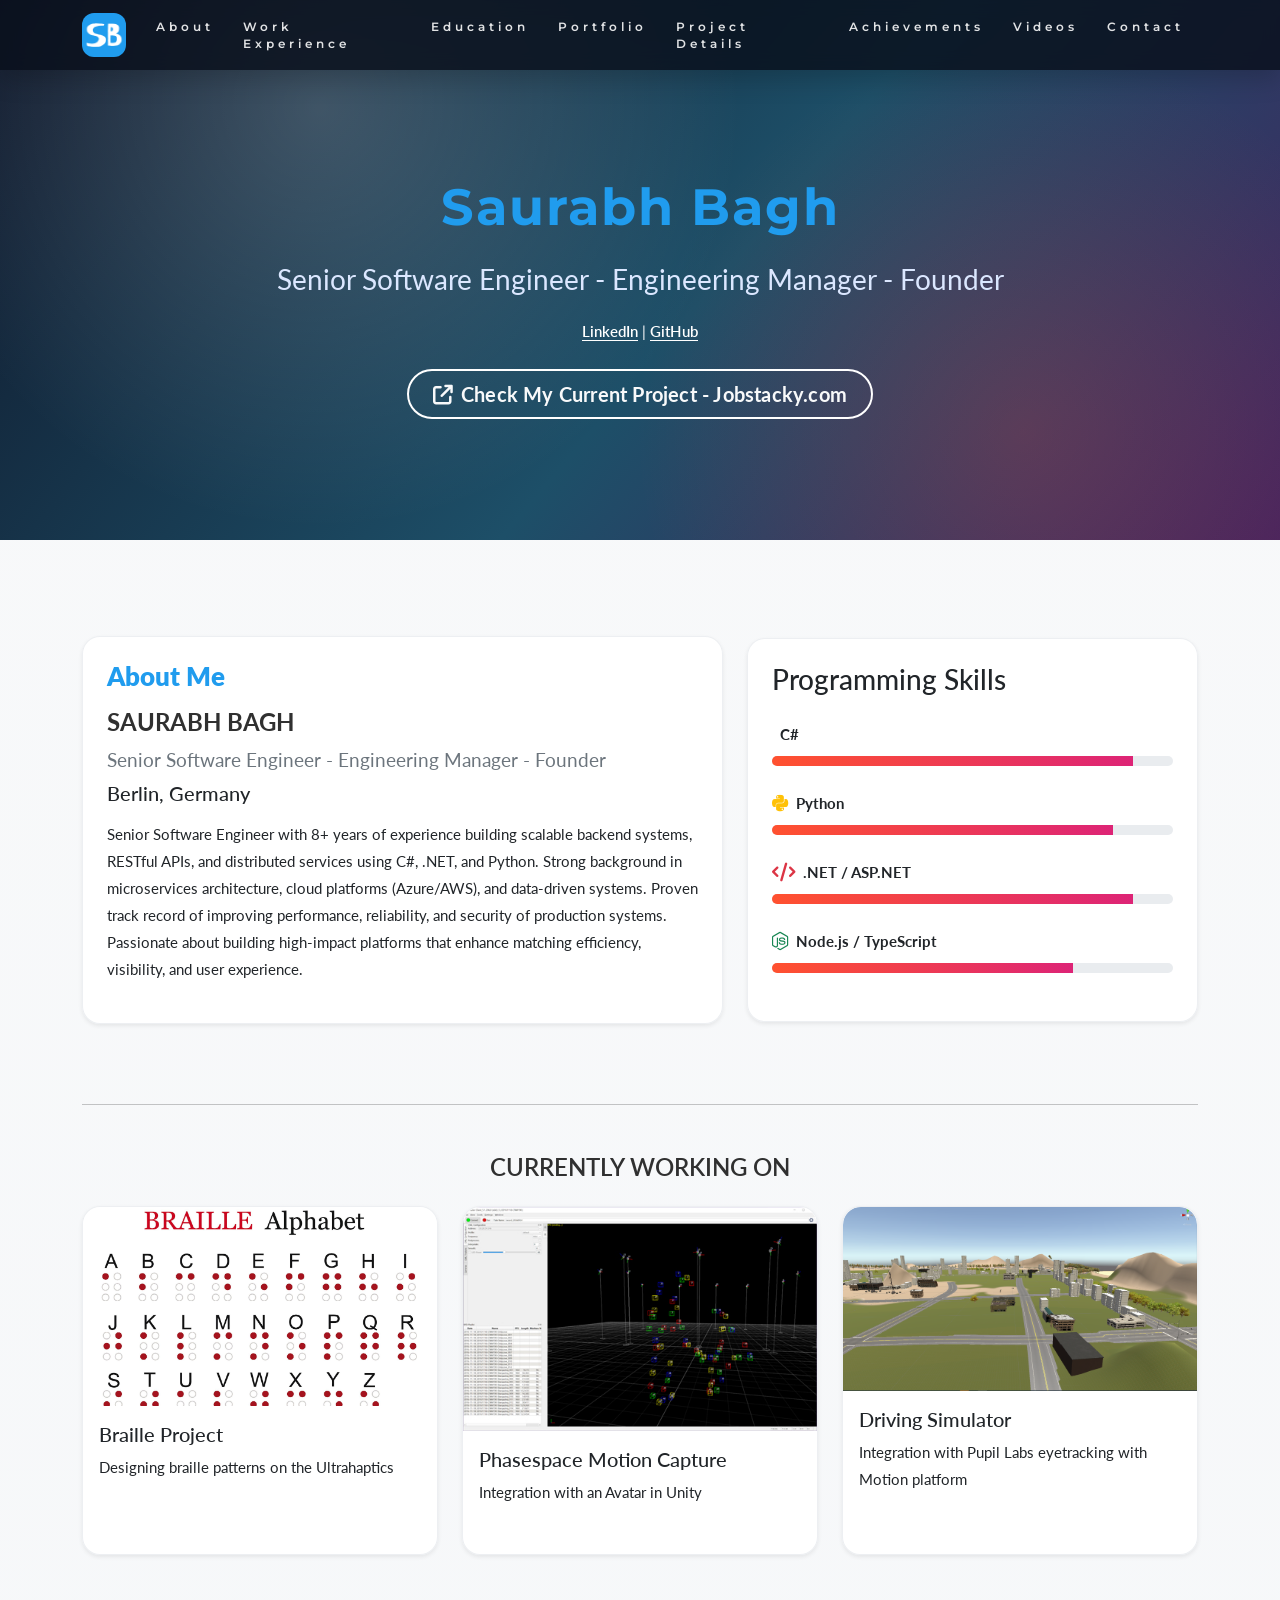
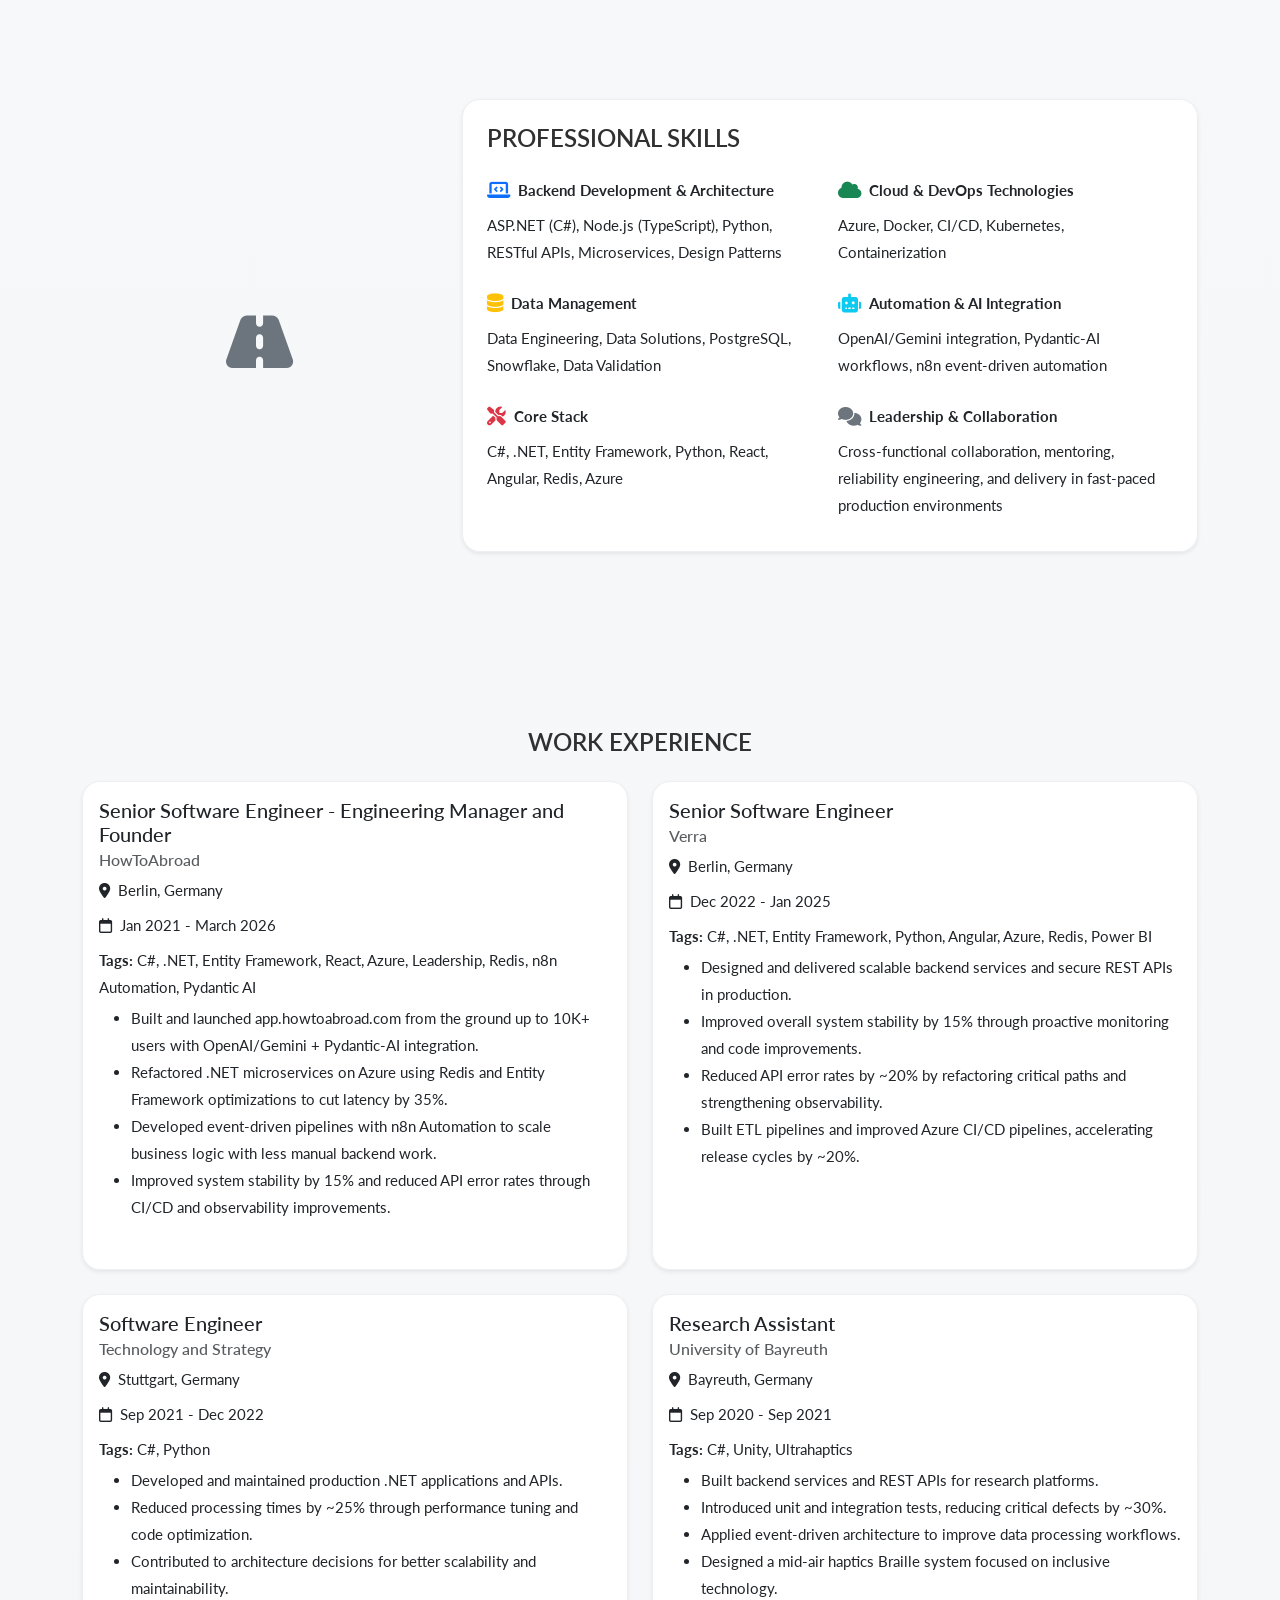
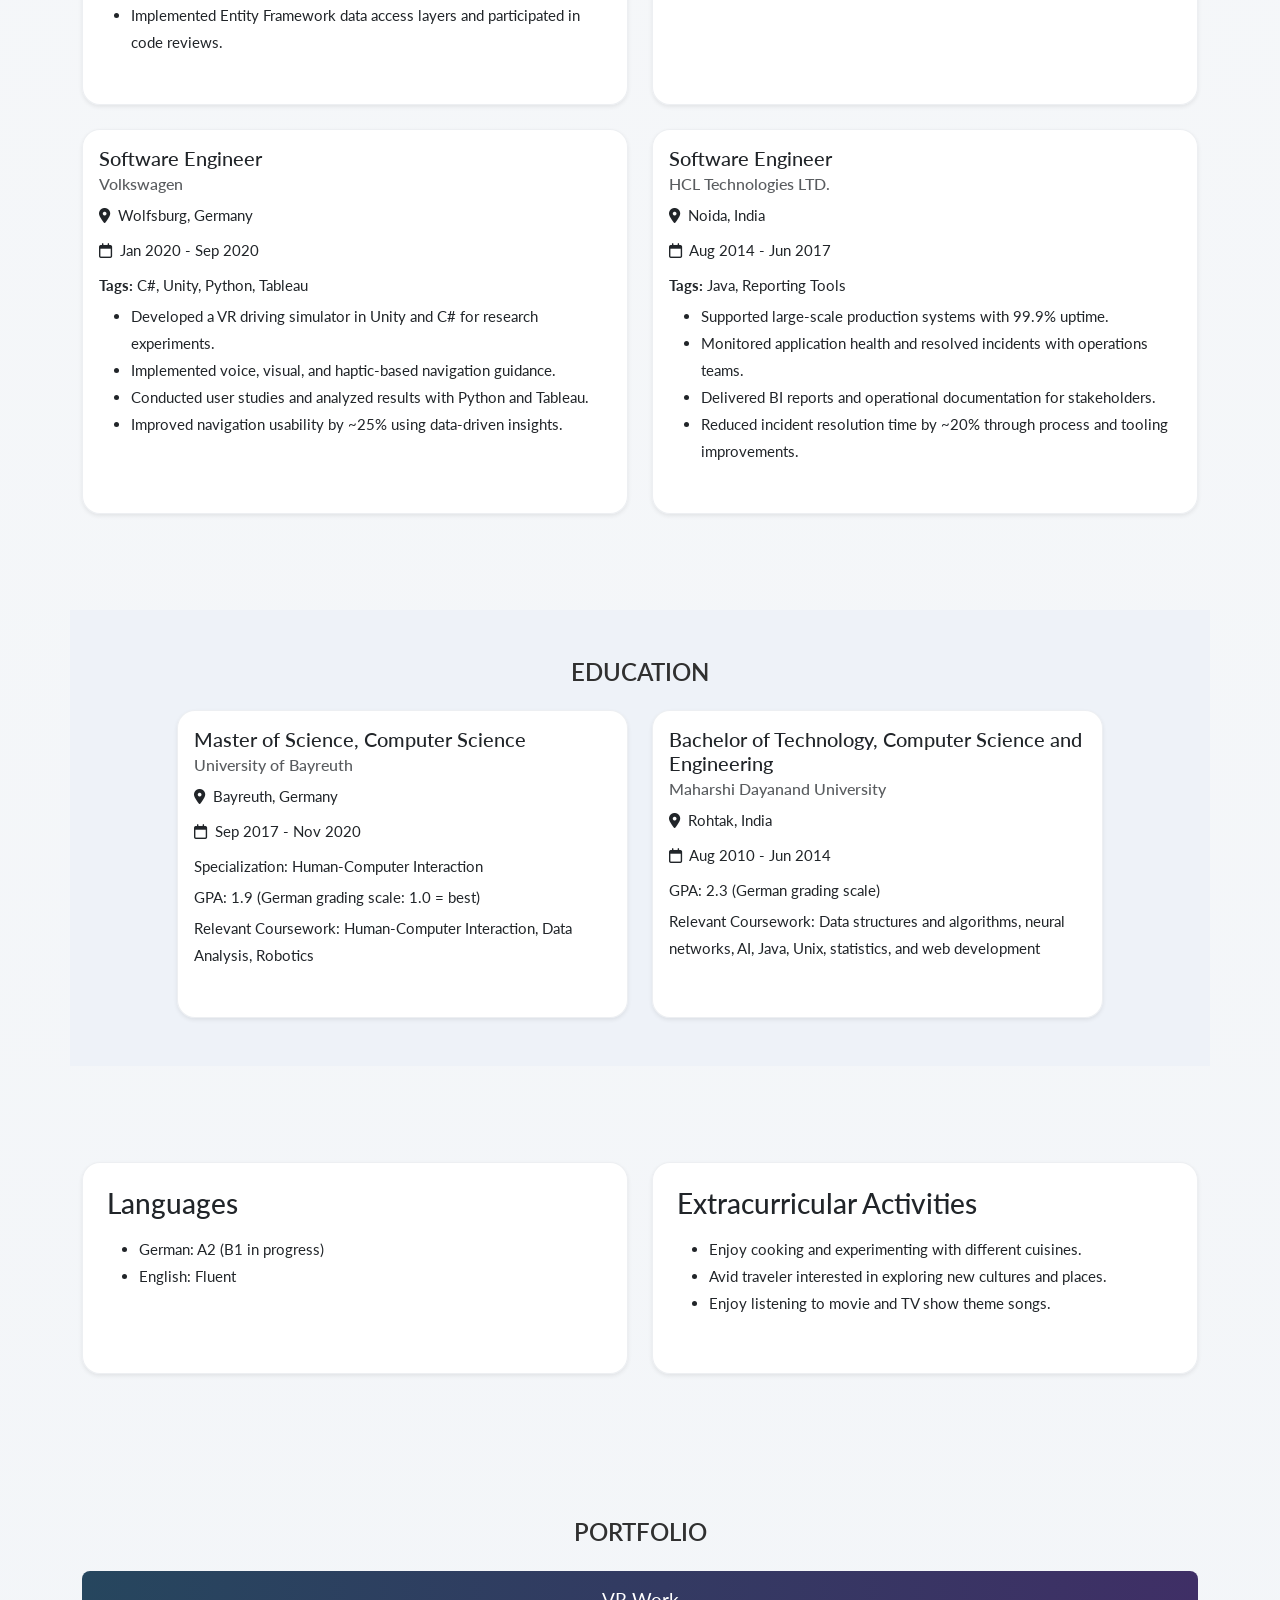
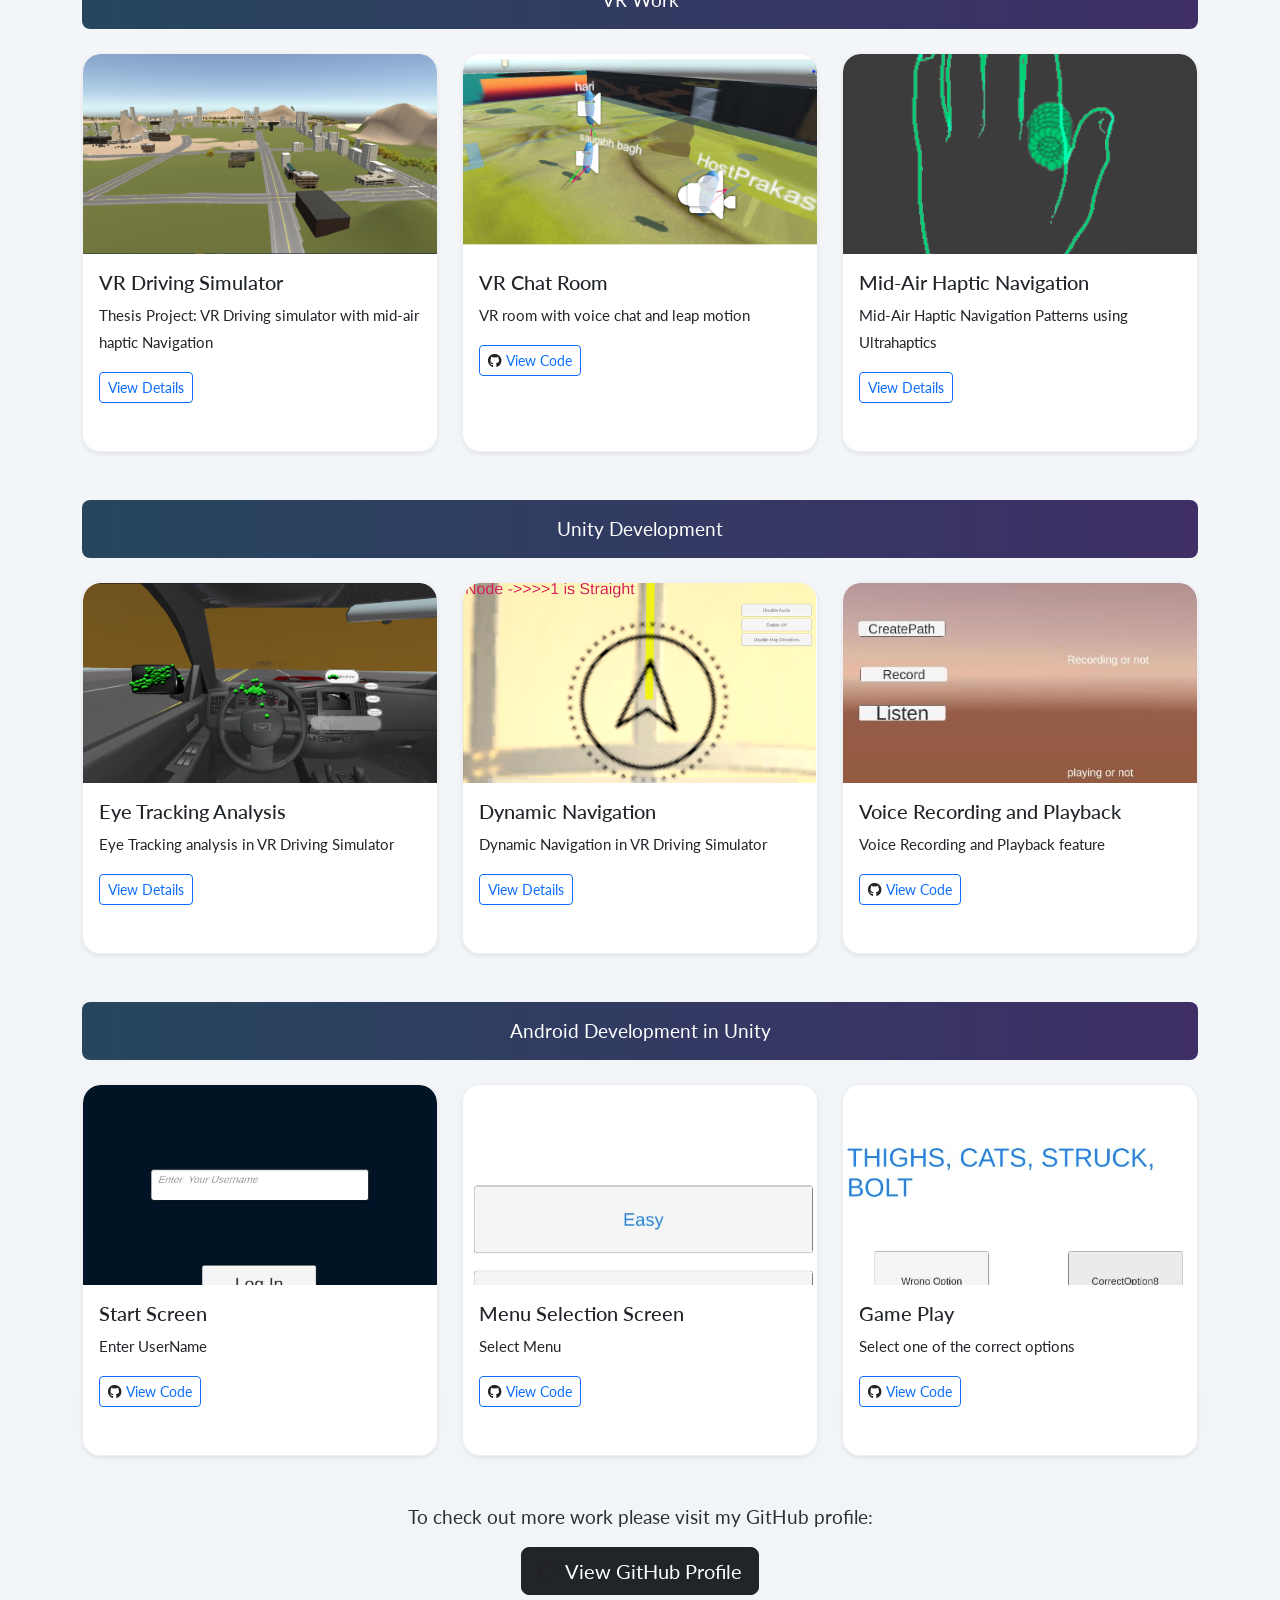
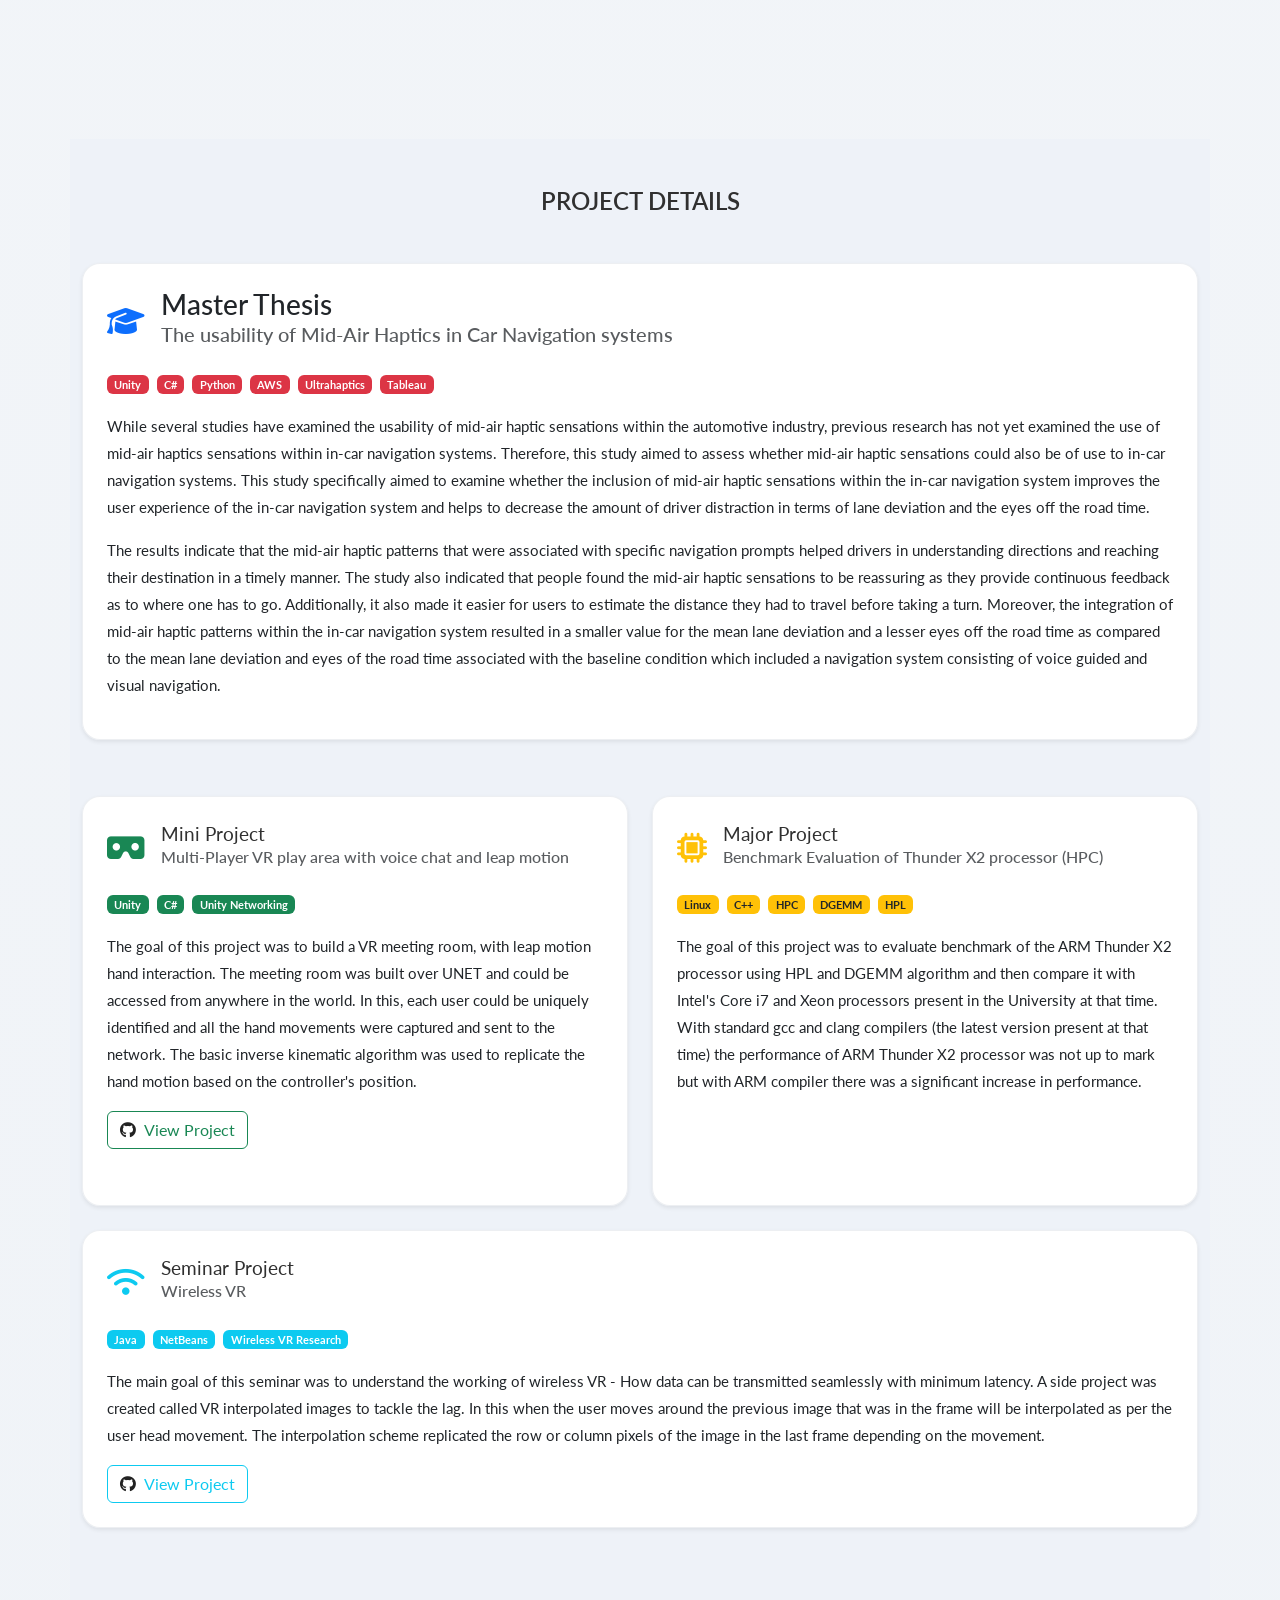
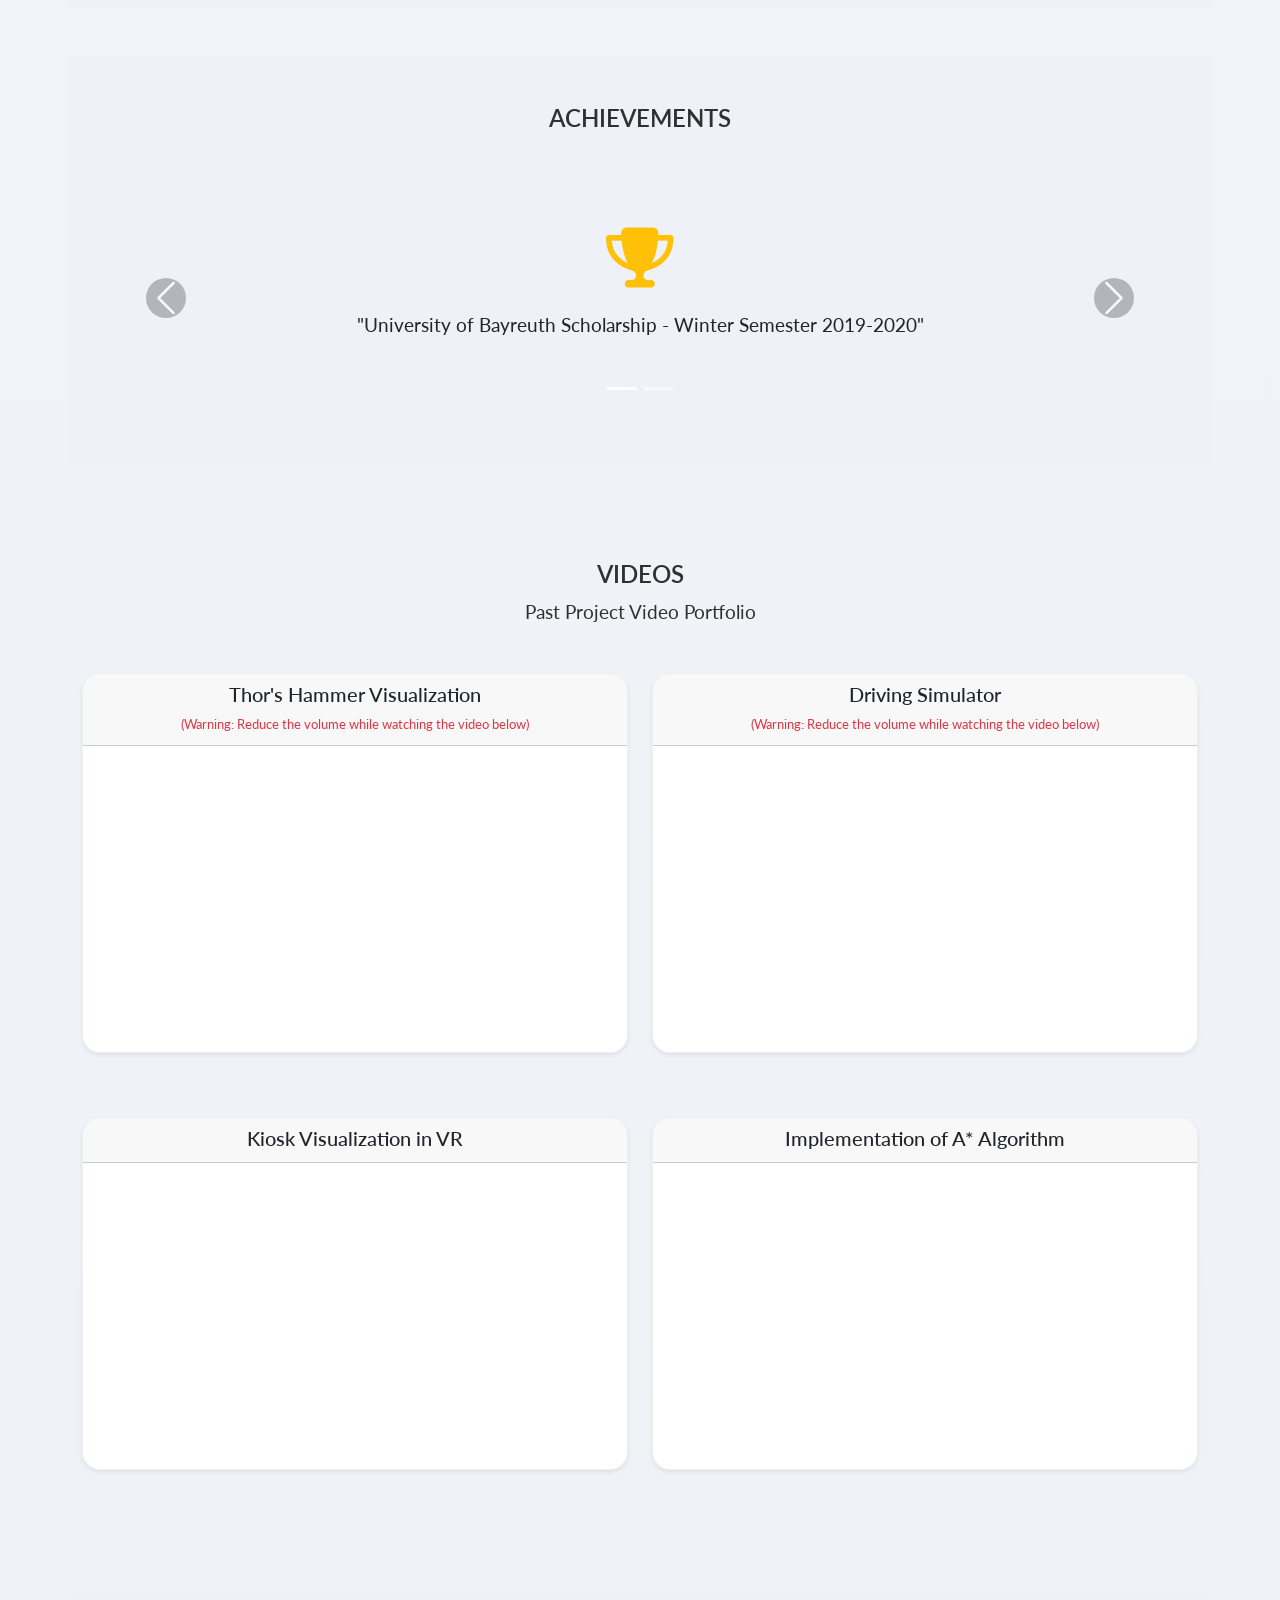
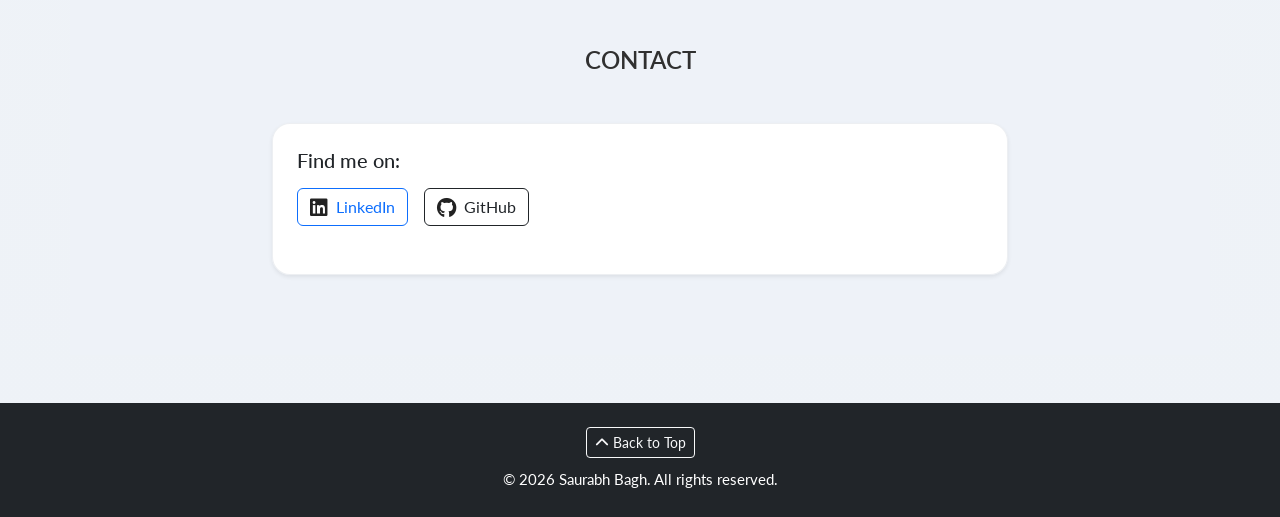
<file: index.html>
<!DOCTYPE html>
<html lang="en">
  <head>
    <!-- Global site tag (gtag.js) - Google Analytics -->
    <script
      async
      src="https://www.googletagmanager.com/gtag/js?id=G-0EKP89MMQ4"
    ></script>
    <script>
      window.dataLayer = window.dataLayer || [];
      function gtag() {
        dataLayer.push(arguments);
      }
      gtag("js", new Date());

      gtag("config", "G-0EKP89MMQ4");
    </script>
    <title>Saurabh Bagh</title>
    <meta charset="utf-8" />
    <meta name="viewport" content="width=device-width, initial-scale=1" />

    <link rel="icon" href="favicon-16x16.png" type="image/png" sizes="16x16" />
    <!-- Bootstrap 5 -->
    <link
      href="https://cdn.jsdelivr.net/npm/bootstrap@5.3.2/dist/css/bootstrap.min.css"
      rel="stylesheet"
    />
    <!-- Google Fonts -->
    <link
      href="https://fonts.googleapis.com/css?family=Montserrat:700,400&display=swap"
      rel="stylesheet"
    />
    <link
      href="https://fonts.googleapis.com/css?family=Lato:400,700&display=swap"
      rel="stylesheet"
    />
    <!-- Font Awesome 6 -->
    <link
      rel="stylesheet"
      href="https://cdnjs.cloudflare.com/ajax/libs/font-awesome/6.4.2/css/all.min.css"
    />
    <!-- Custom Modern Styles -->
    <link rel="stylesheet" href="./saurabhbagh.css" />
    <style>
      body {
        font-family: "Lato", Arial, sans-serif;
        background: linear-gradient(180deg, #f8f9fa 0%, #eef2f7 100%);
        color: #222;
      }
      .navbar {
        background: rgba(9, 15, 27, 0.82) !important;
        box-shadow: 0 10px 24px rgba(0, 0, 0, 0.18);
        backdrop-filter: blur(8px);
        transition: background 0.3s, box-shadow 0.3s;
      }
      .navbar-brand img {
        border-radius: 12px;
      }
      .navbar .nav-link {
        color: rgba(255, 255, 255, 0.88) !important;
        font-weight: 600;
        margin-left: 0.4rem;
        margin-right: 0.4rem;
        transition: color 0.2s ease, transform 0.2s ease;
      }
      .navbar .nav-link:hover {
        color: #ffffff !important;
        transform: translateY(-1px);
      }
      .hero-section {
        position: relative;
        min-height: 60vh;
        display: flex;
        align-items: center;
        justify-content: center;
        background: linear-gradient(130deg, #0f172a 0%, #1d4f68 55%, #43235f 100%);
        color: #fff;
        text-align: center;
        padding: 110px 0 55px 0;
        overflow: hidden;
      }
      .hero-section::before {
        content: "";
        position: absolute;
        inset: 0;
        background: radial-gradient(circle at 25% 20%, rgba(255, 255, 255, 0.18), transparent 40%),
          radial-gradient(circle at 80% 80%, rgba(255, 81, 47, 0.2), transparent 35%);
        pointer-events: none;
      }
      .hero-section .container {
        position: relative;
        z-index: 1;
      }
      .hero-section h1 {
        font-family: "Montserrat", sans-serif;
        font-size: 3.2rem;
        font-weight: 700;
        margin-bottom: 0.5em;
        letter-spacing: 2px;
      }
      .hero-section h3 {
        font-weight: 400;
        color: #dbe7ff;
        margin-bottom: 0.75em;
      }
      .hero-meta {
        color: rgba(255, 255, 255, 0.92);
        font-size: 1.05rem;
      }
      .hero-links a {
        color: #fff;
        font-weight: 600;
        text-underline-offset: 3px;
        transition: opacity 0.2s ease;
      }
      .hero-links a:hover {
        opacity: 0.8;
      }
      .hero-project-btn {
        border: 2px solid #fff;
        border-radius: 30px;
        font-weight: 700;
        letter-spacing: 0.2px;
        transition: all 0.25s ease;
      }
      .hero-project-btn:hover {
        background: #fff;
        color: #243d4b !important;
        transform: translateY(-2px);
        box-shadow: 0 10px 24px rgba(0, 0, 0, 0.25);
      }
      section,
      .container-fluid {
        margin-bottom: 3rem;
      }
      .card,
      .thumbnail,
      .panel {
        border-radius: 18px;
        box-shadow: 0 8px 28px rgba(20, 37, 63, 0.1);
        border: 1px solid rgba(31, 54, 91, 0.08);
        background: rgba(255, 255, 255, 0.96);
        overflow: hidden;
        margin-bottom: 2rem;
        transition: transform 0.24s ease, box-shadow 0.24s ease;
      }
      .card:hover,
      .thumbnail:hover,
      .panel:hover {
        transform: translateY(-4px);
        box-shadow: 0 16px 36px rgba(20, 37, 63, 0.15);
      }
      .card img,
      .thumbnail img {
        border-radius: 18px 18px 0 0;
        object-fit: cover;
      }
      .progress {
        height: 1.2rem;
        border-radius: 8px;
        background: #e9ecef;
      }
      .progress-bar {
        background: linear-gradient(90deg, #ff512f 0%, #dd2476 100%);
      }
      .slideanim {
        opacity: 0;
        transform: translateY(40px);
        transition: all 0.7s cubic-bezier(0.2, 1, 0.22, 1);
      }
      .slide {
        opacity: 1 !important;
        transform: none !important;
      }
      .bg-grey {
        background: #eef2f8 !important;
      }
      .bg-blue {
        background: linear-gradient(90deg, #26465e 0%, #3f2f66 100%) !important;
        color: #fff !important;
        border-radius: 8px;
        padding: 0.5em 0;
      }
      .container-skill {
        margin-bottom: 1em;
      }
      .fa-github,
      .fa-linkedin,
      .fa-envelope {
        color: #222;
        transition: color 0.2s;
      }
      .fa-github:hover,
      .fa-linkedin:hover,
      .fa-envelope:hover {
        color: #dd2476;
      }

      /* Carousel custom styling */
      .carousel-control-prev-icon,
      .carousel-control-next-icon {
        background-color: rgba(0, 0, 0, 0.5);
        border-radius: 50%;
        width: 40px;
        height: 40px;
      }

      /* Better video responsiveness */
      .ratio {
        border-radius: 0 0 18px 18px;
        overflow: hidden;
      }

      /* Enhanced mobile responsiveness */
      @media (max-width: 991px) {
        .hero-section h1 {
          font-size: 2.5rem;
        }
        .navbar-nav {
          text-align: center;
        }
        .card-body {
          padding: 1rem;
        }
      }

      @media (max-width: 767px) {
        .hero-section h1 {
          font-size: 2.1rem;
        }
        .hero-section {
          padding: 60px 0 20px 0;
        }
        .hero-section h3 {
          font-size: 1.1rem;
        }
        section,
        .container {
          padding-left: 15px;
          padding-right: 15px;
        }
      }

      @media (max-width: 575px) {
        .hero-section h1 {
          font-size: 1.8rem;
        }
        .progress {
          height: 1rem;
        }
        .card {
          margin-bottom: 1rem;
        }
      }
    </style>

    <!-- Google Tag Manager -->
    <script>
      (function (w, d, s, l, i) {
        w[l] = w[l] || [];
        w[l].push({
          "gtm.start": new Date().getTime(),
          event: "gtm.js",
        });
        var f = d.getElementsByTagName(s)[0],
          j = d.createElement(s),
          dl = l != "dataLayer" ? "&l=" + l : "";
        j.async = true;
        j.src = "https://www.googletagmanager.com/gtm.js?id=" + i + dl;
        f.parentNode.insertBefore(j, f);
      })(window, document, "script", "dataLayer", "GTM-WWV99N9");
    </script>
    <!-- End Google Tag Manager -->

    <script
      type="text/javascript"
      src="https://platform.linkedin.com/badges/js/profile.js"
      async
      defer
    ></script>
  </head>

  <body id="SaurabhBagh">
    <!-- Google Tag Manager (noscript) -->
    <noscript
      ><iframe
        src="https://www.googletagmanager.com/ns.html?id=GTM-WWV99N9"
        height="0"
        width="0"
        style="display: none; visibility: hidden"
      ></iframe
    ></noscript>
    <!-- End Google Tag Manager (noscript) -->
    <!-- Modern Navbar -->
    <nav class="navbar navbar-expand-lg navbar-dark fixed-top">
      <div class="container">
        <a class="navbar-brand" href="#SaurabhBagh"
          ><img
            src="./favicon_io/android-chrome-192x192.png"
            width="44"
            height="44"
            alt="Logo"
        /></a>
        <button
          class="navbar-toggler"
          type="button"
          data-bs-toggle="collapse"
          data-bs-target="#mainNavbar"
          aria-controls="mainNavbar"
          aria-expanded="false"
          aria-label="Toggle navigation"
        >
          <span class="navbar-toggler-icon"></span>
        </button>
        <div class="collapse navbar-collapse" id="mainNavbar">
          <ul class="navbar-nav ms-auto mb-2 mb-lg-0">
            <li class="nav-item">
              <a class="nav-link" href="#about">About</a>
            </li>
            <li class="nav-item">
              <a class="nav-link" href="#WorkTimeline">Work Experience</a>
            </li>
            <li class="nav-item">
              <a class="nav-link" href="#Education">Education</a>
            </li>
            <li class="nav-item">
              <a class="nav-link" href="#portfolio">Portfolio</a>
            </li>
            <li class="nav-item">
              <a class="nav-link" href="#Project">Project Details</a>
            </li>
            <li class="nav-item">
              <a class="nav-link" href="#achievements">Achievements</a>
            </li>
            <li class="nav-item">
              <a class="nav-link" href="#videos">Videos</a>
            </li>
            <li class="nav-item">
              <a class="nav-link" href="#contact">Contact</a>
            </li>
          </ul>
        </div>
      </div>
    </nav>
    <!-- Hero Section -->
    <section class="hero-section" id="hero">
      <div class="container">
        <h1>Saurabh Bagh</h1>
        <h3>
          Senior Software Engineer - Engineering Manager - Founder
        </h3>
        
        <p class="mt-2 mb-0 hero-links">
          <a href="https://www.linkedin.com/in/saurabhbagh" target="_blank" class="text-decoration-underline">LinkedIn</a>
          |
          <a href="https://github.com/Saurabhbagh" target="_blank" class="text-decoration-underline">GitHub</a>
          <!-- | -->
          <!-- <a href="https://saurabhbagh.github.io" target="_blank" class="text-decoration-underline">Website</a> -->
        </p>
        <div
          class="mt-4 d-flex flex-column flex-sm-row gap-3 justify-content-center align-items-center"
        >
          <a
            href="https://jobstacky.com"
            target="_blank"
            class="btn btn-outline-light btn-lg px-4 py-2 hero-project-btn"
          >
            <i class="fa-solid fa-external-link me-2"></i>Check My Current
            Project - Jobstacky.com
          </a>
        </div>
      </div>
    </section>
    <script>
      // Smooth scroll for anchor links
      document.addEventListener("DOMContentLoaded", function () {
        document.querySelectorAll("a.nav-link").forEach(function (link) {
          link.addEventListener("click", function (e) {
            if (this.hash !== "") {
              e.preventDefault();
              const hash = this.hash;
              document
                .querySelector(hash)
                .scrollIntoView({ behavior: "smooth" });
            }
          });
        });
        // Animate on scroll
        function revealOnScroll() {
          document.querySelectorAll(".slideanim").forEach(function (el) {
            const rect = el.getBoundingClientRect();
            if (rect.top < window.innerHeight - 100) {
              el.classList.add("slide");
            }
          });
        }
        window.addEventListener("scroll", revealOnScroll);
        revealOnScroll();
      });
    </script>
    <!-- Bootstrap 5 JS -->
    <script src="https://cdn.jsdelivr.net/npm/bootstrap@5.3.2/dist/js/bootstrap.bundle.min.js"></script>

    <!-- Container (About Section) -->

    <section id="about" class="container py-5">
      <div class="row align-items-center">
        <div class="col-lg-7 mb-4 mb-lg-0">
          <div class="card p-4 shadow-sm h-100">
            <h1 class="mb-3">About Me</h1>
            <h2 class="fw-bold">Saurabh Bagh</h2>
            <h4 class="text-secondary mb-2">
              Senior Software Engineer - Engineering Manager - Founder
            </h4>
            <h5 class="mb-3">Berlin, Germany</h5>
            <p>
              Senior Software Engineer with 8+ years of experience building
              scalable backend systems, RESTful APIs, and distributed services
              using C#, .NET, and Python. Strong background in microservices
              architecture, cloud platforms (Azure/AWS), and data-driven
              systems. Proven track record of improving performance,
              reliability, and security of production systems. Passionate about
              building high-impact platforms that enhance matching efficiency,
              visibility, and user experience.
            </p>
          </div>
        </div>
        <div class="col-lg-5">
          <div class="card p-4 shadow-sm h-100">
            <h3 class="mb-4">Programming Skills</h3>
            <div class="mb-3">
              <div class="d-flex align-items-center mb-2">
                <i class="fa-brands fa-csharp fa-lg me-2 text-primary"></i
                ><span class="fw-bold">C#</span>
              </div>
              <div class="progress mb-2" style="height: 10px">
                <div class="progress-bar" style="width: 90%"></div>
              </div>
            </div>
            <div class="mb-3">
              <div class="d-flex align-items-center mb-2">
                <i class="fa-brands fa-python fa-lg me-2 text-warning"></i
                ><span class="fw-bold">Python</span>
              </div>
              <div class="progress mb-2" style="height: 10px">
                <div class="progress-bar" style="width: 85%"></div>
              </div>
            </div>
            <div class="mb-3">
              <div class="d-flex align-items-center mb-2">
                <i class="fa-solid fa-code fa-lg me-2 text-danger"></i
                ><span class="fw-bold">.NET / ASP.NET</span>
              </div>
              <div class="progress mb-2" style="height: 10px">
                <div class="progress-bar" style="width: 90%"></div>
              </div>
            </div>
            <div class="mb-3">
              <div class="d-flex align-items-center mb-2">
                <i class="fa-brands fa-node-js fa-lg me-2 text-success"></i
                ><span class="fw-bold">Node.js / TypeScript</span>
              </div>
              <div class="progress mb-2" style="height: 10px">
                <div class="progress-bar" style="width: 75%"></div>
              </div>
            </div>
          </div>
        </div>
      </div>
      <hr class="my-5" />
      <h2 class="mb-4 text-center">Currently Working On</h2>
      <div class="row g-4">
        <div class="col-md-4">
          <div class="card h-100 shadow-sm">
            <img
              src="./portfolioImages/current/braille-alphabet-100_2400x1350.jpg"
              class="card-img-top"
              alt="Braille Project"
            />
            <div class="card-body">
              <h5 class="card-title">Braille Project</h5>
              <p class="card-text">
                Designing braille patterns on the Ultrahaptics
              </p>
            </div>
          </div>
        </div>
        <div class="col-md-4">
          <div class="card h-100 shadow-sm">
            <img
              src="./portfolioImages/current/Pupillabs.jpg"
              class="card-img-top"
              alt="Phasespace Motion Capture"
            />
            <div class="card-body">
              <h5 class="card-title">Phasespace Motion Capture</h5>
              <p class="card-text">Integration with an Avatar in Unity</p>
            </div>
          </div>
        </div>
        <div class="col-md-4">
          <div class="card h-100 shadow-sm">
            <img
              src="./portfolioImages/Thesis/Day.PNG"
              class="card-img-top"
              alt="Driving Simulator"
            />
            <div class="card-body">
              <h5 class="card-title">Driving Simulator</h5>
              <p class="card-text">
                Integration with Pupil Labs eyetracking with Motion platform
              </p>
            </div>
          </div>
        </div>
      </div>
    </section>

    <section class="container py-5">
      <div class="row align-items-center">
        <div class="col-lg-4 mb-4 mb-lg-0 text-center">
          <i class="fa-solid fa-road fa-4x text-secondary slideanim"></i>
        </div>
        <div class="col-lg-8">
          <div class="card p-4 shadow-sm h-100">
            <h2 class="mb-4">Professional Skills</h2>
            <div class="row g-3">
              <div class="col-md-6">
                <div class="d-flex align-items-center mb-2">
                  <i class="fa-solid fa-laptop-code fa-lg me-2 text-primary"></i
                  ><span class="fw-bold">Backend Development & Architecture</span>
                </div>
                <p class="mb-2">ASP.NET (C#), Node.js (TypeScript), Python, RESTful APIs, Microservices, Design Patterns</p>
              </div>
              <div class="col-md-6">
                <div class="d-flex align-items-center mb-2">
                  <i class="fa-solid fa-cloud fa-lg me-2 text-success"></i
                  ><span class="fw-bold">Cloud & DevOps Technologies</span>
                </div>
                <p class="mb-2">Azure, Docker, CI/CD, Kubernetes, Containerization</p>
              </div>
              <div class="col-md-6">
                <div class="d-flex align-items-center mb-2">
                  <i class="fa-solid fa-database fa-lg me-2 text-warning"></i
                  ><span class="fw-bold">Data Management</span>
                </div>
                <p class="mb-2">Data Engineering, Data Solutions, PostgreSQL, Snowflake, Data Validation</p>
              </div>
              <div class="col-md-6">
                <div class="d-flex align-items-center mb-2">
                  <i class="fa-solid fa-robot fa-lg me-2 text-info"></i
                  ><span class="fw-bold">Automation & AI Integration</span>
                </div>
                <p class="mb-2">OpenAI/Gemini integration, Pydantic-AI workflows, n8n event-driven automation</p>
              </div>
              <div class="col-md-6">
                <div class="d-flex align-items-center mb-2">
                  <i class="fa-solid fa-screwdriver-wrench fa-lg me-2 text-danger"></i
                  ><span class="fw-bold">Core Stack</span>
                </div>
                <p class="mb-2">C#, .NET, Entity Framework, Python, React, Angular, Redis, Azure</p>
              </div>
              <div class="col-md-6">
                <div class="d-flex align-items-center mb-2">
                  <i class="fa-solid fa-comments fa-lg me-2 text-secondary"></i
                  ><span class="fw-bold">Leadership & Collaboration</span>
                </div>
                <p class="mb-2">
                  Cross-functional collaboration, mentoring, reliability
                  engineering, and delivery in fast-paced production
                  environments
                </p>
              </div>
            </div>
          </div>
        </div>
      </div>
    </section>

    <!-- Work Experience Section -->
    <section id="WorkTimeline" class="container py-5">
      <h2 class="mb-4 text-center">Work Experience</h2>
      <div class="row g-4">
        <div class="col-lg-6 col-md-12">
          <div class="card h-100 shadow-sm">
            <div class="card-body">
              <h5 class="card-title">Senior Software Engineer - Engineering Manager and Founder</h5>
              <h6 class="card-subtitle mb-2 text-muted">HowToAbroad</h6>
              <div class="mb-2">
                <i class="fa-solid fa-location-dot me-1"></i> Berlin, Germany
              </div>
              <div class="mb-2">
                <i class="fa-regular fa-calendar me-1"></i> Jan 2021 - March 2026
              </div>
              <p class="mb-1"><strong>Tags:</strong> C#, .NET, Entity Framework, React, Azure, Leadership, Redis, n8n Automation, Pydantic AI</p>
              <ul class="mb-0">
                <li>Built and launched app.howtoabroad.com from the ground up to 10K+ users with OpenAI/Gemini + Pydantic-AI integration.</li>
                <li>Refactored .NET microservices on Azure using Redis and Entity Framework optimizations to cut latency by 35%.</li>
                <li>Developed event-driven pipelines with n8n Automation to scale business logic with less manual backend work.</li>
                <li>Improved system stability by 15% and reduced API error rates through CI/CD and observability improvements.</li>
              </ul>
            </div>
          </div>
        </div>
        <div class="col-lg-6 col-md-12">
          <div class="card h-100 shadow-sm">
            <div class="card-body">
              <h5 class="card-title">Senior Software Engineer</h5>
              <h6 class="card-subtitle mb-2 text-muted">Verra</h6>
              <div class="mb-2">
                <i class="fa-solid fa-location-dot me-1"></i> Berlin, Germany
              </div>
              <div class="mb-2">
                <i class="fa-regular fa-calendar me-1"></i> Dec 2022 - Jan 2025
              </div>
              <p class="mb-1"><strong>Tags:</strong> C#, .NET, Entity Framework, Python, Angular, Azure, Redis, Power BI</p>
              <ul class="mb-0">
                <li>Designed and delivered scalable backend services and secure REST APIs in production.</li>
                <li>Improved overall system stability by 15% through proactive monitoring and code improvements.</li>
                <li>Reduced API error rates by ~20% by refactoring critical paths and strengthening observability.</li>
                <li>Built ETL pipelines and improved Azure CI/CD pipelines, accelerating release cycles by ~20%.</li>
              </ul>
            </div>
          </div>
        </div>
        <div class="col-lg-6 col-md-12">
          <div class="card h-100 shadow-sm">
            <div class="card-body">
              <h5 class="card-title">Software Engineer</h5>
              <h6 class="card-subtitle mb-2 text-muted">
                Technology and Strategy
              </h6>
              <div class="mb-2">
                <i class="fa-solid fa-location-dot me-1"></i> Stuttgart, Germany
              </div>
              <div class="mb-2">
                <i class="fa-regular fa-calendar me-1"></i> Sep 2021 - Dec 2022
              </div>
              <p class="mb-1"><strong>Tags:</strong> C#, Python</p>
              <ul class="mb-0">
                <li>Developed and maintained production .NET applications and APIs.</li>
                <li>Reduced processing times by ~25% through performance tuning and code optimization.</li>
                <li>Contributed to architecture decisions for better scalability and maintainability.</li>
                <li>Implemented Entity Framework data access layers and participated in code reviews.</li>
              </ul>
            </div>
          </div>
        </div>
        <div class="col-lg-6 col-md-12">
          <div class="card h-100 shadow-sm">
            <div class="card-body">
              <h5 class="card-title">Research Assistant</h5>
              <h6 class="card-subtitle mb-2 text-muted">
                University of Bayreuth
              </h6>
              <div class="mb-2">
                <i class="fa-solid fa-location-dot me-1"></i> Bayreuth, Germany
              </div>
              <div class="mb-2">
                <i class="fa-regular fa-calendar me-1"></i> Sep 2020 - Sep 2021
              </div>
              <p class="mb-1"><strong>Tags:</strong> C#, Unity, Ultrahaptics</p>
              <ul class="mb-0">
                <li>Built backend services and REST APIs for research platforms.</li>
                <li>Introduced unit and integration tests, reducing critical defects by ~30%.</li>
                <li>Applied event-driven architecture to improve data processing workflows.</li>
                <li>Designed a mid-air haptics Braille system focused on inclusive technology.</li>
              </ul>
            </div>
          </div>
        </div>
        <div class="col-lg-6 col-md-12">
          <div class="card h-100 shadow-sm">
            <div class="card-body">
              <h5 class="card-title">Software Engineer</h5>
              <h6 class="card-subtitle mb-2 text-muted">Volkswagen</h6>
              <div class="mb-2">
                <i class="fa-solid fa-location-dot me-1"></i> Wolfsburg, Germany
              </div>
              <div class="mb-2">
                <i class="fa-regular fa-calendar me-1"></i> Jan 2020 - Sep 2020
              </div>
              <p class="mb-1"><strong>Tags:</strong> C#, Unity, Python, Tableau</p>
              <ul class="mb-0">
                <li>Developed a VR driving simulator in Unity and C# for research experiments.</li>
                <li>Implemented voice, visual, and haptic-based navigation guidance.</li>
                <li>Conducted user studies and analyzed results with Python and Tableau.</li>
                <li>Improved navigation usability by ~25% using data-driven insights.</li>
              </ul>
            </div>
          </div>
        </div>
        <div class="col-lg-6 col-md-12">
          <div class="card h-100 shadow-sm">
            <div class="card-body">
              <h5 class="card-title">Software Engineer</h5>
              <h6 class="card-subtitle mb-2 text-muted">
                HCL Technologies LTD.
              </h6>
              <div class="mb-2">
                <i class="fa-solid fa-location-dot me-1"></i> Noida, India
              </div>
              <div class="mb-2">
                <i class="fa-regular fa-calendar me-1"></i> Aug 2014 - Jun 2017
              </div>
              <p class="mb-1"><strong>Tags:</strong> Java, Reporting Tools</p>
              <ul class="mb-0">
                <li>Supported large-scale production systems with 99.9% uptime.</li>
                <li>Monitored application health and resolved incidents with operations teams.</li>
                <li>Delivered BI reports and operational documentation for stakeholders.</li>
                <li>Reduced incident resolution time by ~20% through process and tooling improvements.</li>
              </ul>
            </div>
          </div>
        </div>
      </div>
    </section>

    <!-- Education Section -->
    <section id="Education" class="container py-5 bg-grey">
      <h2 class="mb-4 text-center">Education</h2>
      <div class="row g-4 justify-content-center">
        <div class="col-lg-5 col-md-6">
          <div class="card h-100 shadow-sm">
            <div class="card-body">
              <h5 class="card-title">Master of Science, Computer Science</h5>
              <h6 class="card-subtitle mb-2 text-muted">
                University of Bayreuth
              </h6>
              <div class="mb-2">
                <i class="fa-solid fa-location-dot me-1"></i> Bayreuth, Germany
              </div>
              <div class="mb-2">
                <i class="fa-regular fa-calendar me-1"></i> Sep 2017 - Nov 2020
              </div>
              <p class="mb-1">Specialization: Human-Computer Interaction</p>
              <p class="mb-1">GPA: 1.9 (German grading scale: 1.0 = best)</p>
              <p class="mb-0">Relevant Coursework: Human-Computer Interaction, Data Analysis, Robotics</p>
            </div>
          </div>
        </div>
        <div class="col-lg-5 col-md-6">
          <div class="card h-100 shadow-sm">
            <div class="card-body">
              <h5 class="card-title">
                Bachelor of Technology, Computer Science and Engineering
              </h5>
              <h6 class="card-subtitle mb-2 text-muted">
                Maharshi Dayanand University
              </h6>
              <div class="mb-2">
                <i class="fa-solid fa-location-dot me-1"></i> Rohtak, India
              </div>
              <div class="mb-2">
                <i class="fa-regular fa-calendar me-1"></i> Aug 2010 - Jun 2014
              </div>
              <p class="mb-1">GPA: 2.3 (German grading scale)</p>
              <p class="mb-0">Relevant Coursework: Data structures and algorithms, neural networks, AI, Java, Unix, statistics, and web development</p>
            </div>
          </div>
        </div>
      </div>
    </section>

    <section class="container py-5">
      <div class="row g-4">
        <div class="col-lg-6">
          <div class="card p-4 shadow-sm h-100">
            <h3 class="mb-3">Languages</h3>
            <ul class="mb-0">
              <li>German: A2 (B1 in progress)</li>
              <li>English: Fluent</li>
            </ul>
          </div>
        </div>
        <div class="col-lg-6">
          <div class="card p-4 shadow-sm h-100">
            <h3 class="mb-3">Extracurricular Activities</h3>
            <ul class="mb-0">
              <li>Enjoy cooking and experimenting with different cuisines.</li>
              <li>Avid traveler interested in exploring new cultures and places.</li>
              <li>Enjoy listening to movie and TV show theme songs.</li>
            </ul>
          </div>
        </div>
      </div>
    </section>

    <!-- Portfolio Section -->
    <section id="portfolio" class="container py-5">
      <h2 class="mb-4 text-center">Portfolio</h2>

      <!-- VR Work -->
      <div class="mb-5">
        <h4 class="text-center bg-blue mb-4 p-3">VR Work</h4>
        <div class="row g-4 slideanim">
          <div class="col-lg-4 col-md-6">
            <div class="card h-100 shadow-sm">
              <img
                src="./portfolioImages/Thesis/Day.PNG"
                class="card-img-top"
                alt="Driving Simulator"
                style="height: 200px; object-fit: cover"
              />
              <div class="card-body">
                <h5 class="card-title">VR Driving Simulator</h5>
                <p class="card-text">
                  Thesis Project: VR Driving simulator with mid-air haptic
                  Navigation
                </p>
                <a href="#Project" class="btn btn-outline-primary btn-sm"
                  >View Details</a
                >
              </div>
            </div>
          </div>
          <div class="col-lg-4 col-md-6">
            <div class="card h-100 shadow-sm">
              <img
                src="./portfolioImages/VRChatroom/User With names.PNG"
                class="card-img-top"
                alt="VR Chat Room"
                style="height: 200px; object-fit: cover"
              />
              <div class="card-body">
                <h5 class="card-title">VR Chat Room</h5>
                <p class="card-text">VR room with voice chat and leap motion</p>
                <a
                  href="https://github.com/Saurabhbagh/VR-chat-room-with-game-play--Networking-with-Unet"
                  target="_blank"
                  class="btn btn-outline-primary btn-sm"
                >
                  <i class="fa-brands fa-github me-1"></i>View Code
                </a>
              </div>
            </div>
          </div>
          <div class="col-lg-4 col-md-6">
            <div class="card h-100 shadow-sm">
              <img
                src="./portfolioImages/MAH/U turn left type 3.gif"
                class="card-img-top"
                alt="Mid-Air Haptic Navigation"
                style="height: 200px; object-fit: cover"
              />
              <div class="card-body">
                <h5 class="card-title">Mid-Air Haptic Navigation</h5>
                <p class="card-text">
                  Mid-Air Haptic Navigation Patterns using Ultrahaptics
                </p>
                <a href="#Project" class="btn btn-outline-primary btn-sm"
                  >View Details</a
                >
              </div>
            </div>
          </div>
        </div>
      </div>

      <!-- Unity Development -->
      <div class="mb-5">
        <h4 class="text-center bg-blue mb-4 p-3">Unity Development</h4>
        <div class="row g-4 slideanim">
          <div class="col-lg-4 col-md-6">
            <div class="card h-100 shadow-sm">
              <img
                src="./portfolioImages/Thesis/Sample Eye tracking data set.PNG"
                class="card-img-top"
                alt="Eye Tracking Analysis"
                style="height: 200px; object-fit: cover"
              />
              <div class="card-body">
                <h5 class="card-title">Eye Tracking Analysis</h5>
                <p class="card-text">
                  Eye Tracking analysis in VR Driving Simulator
                </p>
                <a href="#Project" class="btn btn-outline-primary btn-sm"
                  >View Details</a
                >
              </div>
            </div>
          </div>
          <div class="col-lg-4 col-md-6">
            <div class="card h-100 shadow-sm">
              <img
                src="./portfolioImages/Thesis/Dynamic Route Navigation.png"
                class="card-img-top"
                alt="Dynamic Navigation"
                style="height: 200px; object-fit: cover"
              />
              <div class="card-body">
                <h5 class="card-title">Dynamic Navigation</h5>
                <p class="card-text">
                  Dynamic Navigation in VR Driving Simulator
                </p>
                <a href="#Project" class="btn btn-outline-primary btn-sm"
                  >View Details</a
                >
              </div>
            </div>
          </div>
          <div class="col-lg-4 col-md-6">
            <div class="card h-100 shadow-sm">
              <img
                src="./portfolioImages/VoiceRecorder/StartScreen.jpeg"
                class="card-img-top"
                alt="Voice Recording"
                style="height: 200px; object-fit: cover"
              />
              <div class="card-body">
                <h5 class="card-title">Voice Recording and Playback</h5>
                <p class="card-text">Voice Recording and Playback feature</p>
                <a
                  href="https://github.com/Saurabhbagh/Voice-Recording-and-Playback-in-Unity"
                  target="_blank"
                  class="btn btn-outline-primary btn-sm"
                >
                  <i class="fa-brands fa-github me-1"></i>View Code
                </a>
              </div>
            </div>
          </div>
        </div>
      </div>

      <!-- Android Development -->
      <div class="mb-5">
        <h4 class="text-center bg-blue mb-4 p-3">
          Android Development in Unity
        </h4>
        <div class="row g-4 slideanim">
          <div class="col-lg-4 col-md-6">
            <div class="card h-100 shadow-sm">
              <img
                src="./portfolioImages/EspMunich/5.jpeg"
                class="card-img-top"
                alt="EspMunich Start Screen"
                style="height: 200px; object-fit: cover"
              />
              <div class="card-body">
                <h5 class="card-title">Start Screen</h5>
                <p class="card-text">Enter UserName</p>
                <a
                  href="https://github.com/Saurabhbagh/Andoid-App-Test-in-Unity-ESP-Munich"
                  target="_blank"
                  class="btn btn-outline-primary btn-sm"
                >
                  <i class="fa-brands fa-github me-1"></i>View Code
                </a>
              </div>
            </div>
          </div>
          <div class="col-lg-4 col-md-6">
            <div class="card h-100 shadow-sm">
              <img
                src="./portfolioImages/EspMunich/6.jpeg"
                class="card-img-top"
                alt="Menu Selection"
                style="height: 200px; object-fit: cover"
              />
              <div class="card-body">
                <h5 class="card-title">Menu Selection Screen</h5>
                <p class="card-text">Select Menu</p>
                <a
                  href="https://github.com/Saurabhbagh/Andoid-App-Test-in-Unity-ESP-Munich"
                  target="_blank"
                  class="btn btn-outline-primary btn-sm"
                >
                  <i class="fa-brands fa-github me-1"></i>View Code
                </a>
              </div>
            </div>
          </div>
          <div class="col-lg-4 col-md-6">
            <div class="card h-100 shadow-sm">
              <img
                src="./portfolioImages/EspMunich/3.jpeg"
                class="card-img-top"
                alt="Game Play"
                style="height: 200px; object-fit: cover"
              />
              <div class="card-body">
                <h5 class="card-title">Game Play</h5>
                <p class="card-text">Select one of the correct options</p>
                <a
                  href="https://github.com/Saurabhbagh/Andoid-App-Test-in-Unity-ESP-Munich"
                  target="_blank"
                  class="btn btn-outline-primary btn-sm"
                >
                  <i class="fa-brands fa-github me-1"></i>View Code
                </a>
              </div>
            </div>
          </div>
        </div>
      </div>

      <!-- GitHub Link -->
      <div class="text-center mb-5">
        <h4 class="mb-3">
          To check out more work please visit my GitHub profile:
        </h4>
        <a
          href="https://github.com/Saurabhbagh"
          target="_blank"
          class="btn btn-dark btn-lg"
        >
          <i class="fa-brands fa-github me-2"></i>View GitHub Profile
        </a>
      </div>
    </section>

    <!-- Project Details Section -->
    <section id="Project" class="container py-5 bg-grey">
      <h2 class="text-center mb-5">Project Details</h2>

      <div class="row g-4">
        <!-- Master Thesis -->
        <div class="col-12">
          <div class="card shadow-sm">
            <div class="card-body p-4">
              <div class="d-flex align-items-center mb-3">
                <i
                  class="fa-solid fa-graduation-cap fa-2x text-primary me-3"
                ></i>
                <div>
                  <h3 class="mb-0">Master Thesis</h3>
                  <h5 class="text-muted">
                    The usability of Mid-Air Haptics in Car Navigation systems
                  </h5>
                </div>
              </div>
              <div class="mb-3">
                <span class="badge bg-danger me-1">Unity</span>
                <span class="badge bg-danger me-1">C#</span>
                <span class="badge bg-danger me-1">Python</span>
                <span class="badge bg-danger me-1">AWS</span>
                <span class="badge bg-danger me-1">Ultrahaptics</span>
                <span class="badge bg-danger me-1">Tableau</span>
              </div>
              <p class="text-justify">
                While several studies have examined the usability of mid-air
                haptic sensations within the automotive industry, previous
                research has not yet examined the use of mid-air haptics
                sensations within in-car navigation systems. Therefore, this
                study aimed to assess whether mid-air haptic sensations could
                also be of use to in-car navigation systems. This study
                specifically aimed to examine whether the inclusion of mid-air
                haptic sensations within the in-car navigation system improves
                the user experience of the in-car navigation system and helps to
                decrease the amount of driver distraction in terms of lane
                deviation and the eyes off the road time.
              </p>
              <p class="text-justify">
                The results indicate that the mid-air haptic patterns that were
                associated with specific navigation prompts helped drivers in
                understanding directions and reaching their destination in a
                timely manner. The study also indicated that people found the
                mid-air haptic sensations to be reassuring as they provide
                continuous feedback as to where one has to go. Additionally, it
                also made it easier for users to estimate the distance they had
                to travel before taking a turn. Moreover, the integration of
                mid-air haptic patterns within the in-car navigation system
                resulted in a smaller value for the mean lane deviation and a
                lesser eyes off the road time as compared to the mean lane
                deviation and eyes of the road time associated with the baseline
                condition which included a navigation system consisting of voice
                guided and visual navigation.
              </p>
            </div>
          </div>
        </div>

        <!-- Mini Project -->
        <div class="col-lg-6">
          <div class="card shadow-sm h-100">
            <div class="card-body p-4">
              <div class="d-flex align-items-center mb-3">
                <i class="fa-solid fa-vr-cardboard fa-2x text-success me-3"></i>
                <div>
                  <h4 class="mb-0">Mini Project</h4>
                  <h6 class="text-muted">
                    Multi-Player VR play area with voice chat and leap motion
                  </h6>
                </div>
              </div>
              <div class="mb-3">
                <span class="badge bg-success me-1">Unity</span>
                <span class="badge bg-success me-1">C#</span>
                <span class="badge bg-success me-1">Unity Networking</span>
              </div>
              <p>
                The goal of this project was to build a VR meeting room, with
                leap motion hand interaction. The meeting room was built over
                UNET and could be accessed from anywhere in the world. In this,
                each user could be uniquely identified and all the hand
                movements were captured and sent to the network. The basic
                inverse kinematic algorithm was used to replicate the hand
                motion based on the controller's position.
              </p>
              <a
                href="https://github.com/Saurabhbagh/VR-chat-room-with-game-play--Networking-with-Unet"
                target="_blank"
                class="btn btn-outline-success"
              >
                <i class="fa-brands fa-github me-2"></i>View Project
              </a>
            </div>
          </div>
        </div>

        <!-- Major Project -->
        <div class="col-lg-6">
          <div class="card shadow-sm h-100">
            <div class="card-body p-4">
              <div class="d-flex align-items-center mb-3">
                <i class="fa-solid fa-microchip fa-2x text-warning me-3"></i>
                <div>
                  <h4 class="mb-0">Major Project</h4>
                  <h6 class="text-muted">
                    Benchmark Evaluation of Thunder X2 processor (HPC)
                  </h6>
                </div>
              </div>
              <div class="mb-3">
                <span class="badge bg-warning text-dark me-1">Linux</span>
                <span class="badge bg-warning text-dark me-1">C++</span>
                <span class="badge bg-warning text-dark me-1">HPC</span>
                <span class="badge bg-warning text-dark me-1">DGEMM</span>
                <span class="badge bg-warning text-dark me-1">HPL</span>
              </div>
              <p>
                The goal of this project was to evaluate benchmark of the ARM
                Thunder X2 processor using HPL and DGEMM algorithm and then
                compare it with Intel's Core i7 and Xeon processors present in
                the University at that time. With standard gcc and clang
                compilers (the latest version present at that time) the
                performance of ARM Thunder X2 processor was not up to mark but
                with ARM compiler there was a significant increase in
                performance.
              </p>
            </div>
          </div>
        </div>

        <!-- Seminar Project -->
        <div class="col-12">
          <div class="card shadow-sm">
            <div class="card-body p-4">
              <div class="d-flex align-items-center mb-3">
                <i class="fa-solid fa-wifi fa-2x text-info me-3"></i>
                <div>
                  <h4 class="mb-0">Seminar Project</h4>
                  <h6 class="text-muted">Wireless VR</h6>
                </div>
              </div>
              <div class="mb-3">
                <span class="badge bg-info me-1">Java</span>
                <span class="badge bg-info me-1">NetBeans</span>
                <span class="badge bg-info me-1">Wireless VR Research</span>
              </div>
              <p>
                The main goal of this seminar was to understand the working of
                wireless VR - How data can be transmitted seamlessly with
                minimum latency. A side project was created called VR
                interpolated images to tackle the lag. In this when the user
                moves around the previous image that was in the frame will be
                interpolated as per the user head movement. The interpolation
                scheme replicated the row or column pixels of the image in the
                last frame depending on the movement.
              </p>
              <a
                href="https://github.com/Saurabhbagh/VRInterpolatedImage"
                target="_blank"
                class="btn btn-outline-info"
              >
                <i class="fa-brands fa-github me-2"></i>View Project
              </a>
            </div>
          </div>
        </div>
      </div>
    </section>

    <!-- Achievements Section -->
    <section id="achievements" class="container py-5 bg-grey">
      <h2 class="text-center mb-5">Achievements</h2>

      <div
        id="achievementCarousel"
        class="carousel slide"
        data-bs-ride="carousel"
      >
        <!-- Indicators -->
        <div class="carousel-indicators">
          <button
            type="button"
            data-bs-target="#achievementCarousel"
            data-bs-slide-to="0"
            class="active"
            aria-current="true"
            aria-label="Slide 1"
          ></button>
          <button
            type="button"
            data-bs-target="#achievementCarousel"
            data-bs-slide-to="1"
            aria-label="Slide 2"
          ></button>
        </div>

        <!-- Carousel Items -->
        <div class="carousel-inner">
          <div class="carousel-item active">
            <div class="text-center py-5">
              <i class="fa-solid fa-trophy fa-4x text-warning mb-4"></i>
              <h4 class="text-dark">
                "University of Bayreuth Scholarship - Winter Semester 2019-2020"
              </h4>
            </div>
          </div>
          <div class="carousel-item">
            <div class="text-center py-5">
              <i class="fa-solid fa-medal fa-4x text-success mb-4"></i>
              <h4 class="text-dark">
                "3rd Prize, Study Smarter Hackathon (June 2019) - Awarded €1,000"
              </h4>
            </div>
          </div>
        </div>

        <!-- Controls -->
        <button
          class="carousel-control-prev"
          type="button"
          data-bs-target="#achievementCarousel"
          data-bs-slide="prev"
        >
          <span class="carousel-control-prev-icon" aria-hidden="true"></span>
          <span class="visually-hidden">Previous</span>
        </button>
        <button
          class="carousel-control-next"
          type="button"
          data-bs-target="#achievementCarousel"
          data-bs-slide="next"
        >
          <span class="carousel-control-next-icon" aria-hidden="true"></span>
          <span class="visually-hidden">Next</span>
        </button>
      </div>
    </section>

    <!-- Videos Section -->
    <section id="videos" class="container py-5">
      <div class="text-center mb-5">
        <h2>Videos</h2>
        <h4>Past Project Video Portfolio</h4>
      </div>
      <div class="row g-4 slideanim">
        <div class="col-lg-6">
          <div class="card shadow-sm">
            <div class="card-header text-center">
              <h5 class="mb-1">Thor's Hammer Visualization</h5>
              <small class="text-danger"
                >(Warning: Reduce the volume while watching the video
                below)</small
              >
            </div>
            <div class="card-body p-0">
              <div class="ratio ratio-16x9">
                <iframe
                  src="https://www.youtube.com/embed/d9drGwGNdMM"
                  title="Thor's Hammer Visualization"
                  allow="accelerometer; autoplay; clipboard-write; encrypted-media; gyroscope; picture-in-picture"
                  allowfullscreen
                ></iframe>
              </div>
            </div>
          </div>
        </div>
        <div class="col-lg-6">
          <div class="card shadow-sm">
            <div class="card-header text-center">
              <h5 class="mb-1">Driving Simulator</h5>
              <small class="text-danger"
                >(Warning: Reduce the volume while watching the video
                below)</small
              >
            </div>
            <div class="card-body p-0">
              <div class="ratio ratio-16x9">
                <iframe
                  src="https://www.youtube.com/embed/iIzXihgfgmw"
                  title="Driving Simulator"
                  allow="accelerometer; autoplay; clipboard-write; encrypted-media; gyroscope; picture-in-picture"
                  allowfullscreen
                ></iframe>
              </div>
            </div>
          </div>
        </div>
      </div>
      <div class="row g-4 slideanim mt-2">
        <div class="col-lg-6">
          <div class="card shadow-sm">
            <div class="card-header text-center">
              <h5 class="mb-1">Kiosk Visualization in VR</h5>
            </div>
            <div class="card-body p-0">
              <div class="ratio ratio-16x9">
                <iframe
                  src="https://www.youtube.com/embed/d0NWU0rvAdU"
                  title="Kiosk Visualization in VR"
                  allow="accelerometer; autoplay; clipboard-write; encrypted-media; gyroscope; picture-in-picture"
                  allowfullscreen
                ></iframe>
              </div>
            </div>
          </div>
        </div>
        <div class="col-lg-6">
          <div class="card shadow-sm">
            <div class="card-header text-center">
              <h5 class="mb-1">Implementation of A* Algorithm</h5>
            </div>
            <div class="card-body p-0">
              <div class="ratio ratio-16x9">
                <iframe
                  src="https://www.youtube.com/embed/mVEqWWQUT5w"
                  title="Implementation of A* Algorithm"
                  allow="accelerometer; autoplay; clipboard-write; encrypted-media; gyroscope; picture-in-picture"
                  allowfullscreen
                ></iframe>
              </div>
            </div>
          </div>
        </div>
      </div>
    </section>

    <!-- Contact Section -->
    <section id="contact" class="container py-5 bg-grey">
      <h2 class="text-center mb-5">CONTACT</h2>

      <div class="row justify-content-center">
        <div class="col-lg-8">
          <div class="card shadow-sm">
            <div class="card-body p-4">
              <div class="row">
                <div class="col-md-6 mb-4">
                  <h5 class="mb-3">Find me on:</h5>
                  <div class="d-flex gap-3">
                    <a
                      href="https://www.linkedin.com/in/saurabhbagh"
                      target="_blank"
                      class="btn btn-outline-primary"
                    >
                      <i class="fa-brands fa-linkedin fa-lg me-2"></i>LinkedIn
                    </a>
                    <a
                      href="https://github.com/Saurabhbagh"
                      target="_blank"
                      class="btn btn-outline-dark"
                    >
                      <i class="fa-brands fa-github fa-lg me-2"></i>GitHub
                    </a>
                  </div>
                </div>
               
              </div>
            </div>
          </div>
        </div>
      </div>
    </section>

    <!-- Footer -->
    <footer class="bg-dark text-white py-4 text-center">
      <div class="container">
        <a href="#SaurabhBagh" class="btn btn-outline-light btn-sm mb-2">
          <i class="fa-solid fa-chevron-up me-1"></i>Back to Top
        </a>
        <p class="mb-0">&copy; 2026 Saurabh Bagh. All rights reserved.</p>
      </div>
    </footer>

    <script>
      // Smooth scroll for anchor links and scroll animations
      document.addEventListener("DOMContentLoaded", function () {
        // Smooth scrolling for navigation links
        document
          .querySelectorAll('a.nav-link, a[href^="#"]')
          .forEach(function (link) {
            link.addEventListener("click", function (e) {
              if (this.hash !== "") {
                e.preventDefault();
                const hash = this.hash;
                const target = document.querySelector(hash);
                if (target) {
                  target.scrollIntoView({ behavior: "smooth" });
                }
              }
            });
          });

        // Animate elements on scroll
        function revealOnScroll() {
          document.querySelectorAll(".slideanim").forEach(function (el) {
            const rect = el.getBoundingClientRect();
            if (rect.top < window.innerHeight - 100) {
              el.classList.add("slide");
            }
          });
        }

        // Initial check and scroll listener
        window.addEventListener("scroll", revealOnScroll);
        revealOnScroll();

        // Navbar background change on scroll
        window.addEventListener("scroll", function () {
          const navbar = document.querySelector(".navbar");
          if (window.scrollY > 50) {
            navbar.style.background = "rgba(0,0,0,0.95)";
          } else {
            navbar.style.background = "rgba(0,0,0,0.85)";
          }
        });
      });
    </script>
  </body>
</html>
</file>
<file: saurabhbagh.css>
h1 {
  font-size: 26px;
  color: #209cee;
  font-weight: 800;
}

body {
  font: 400 15px Lato, sans-serif;
  line-height: 1.8;
  color: #818181;
}

h2 {
  font-size: 24px;
  text-transform: uppercase;
  color: #303030;
  font-weight: 600;
  margin-bottom: 10px;
}

h4 {
  font-size: 19px;
  line-height: 1.375em;
  color: #303030;
  font-weight: 400;
  margin-bottom: 30px;
}

.jumbotron {
  background-color: #948f8e;
  color: #fff;
  padding: 100px 25px;
  font-family: Montserrat, sans-serif;
}

.container-fluid {
  padding: 60px 50px;
}

.bg-grey {
  background-color: #f6f6f6;
}

.bg-blue {
  background-color: #82b4d4;
}

.bg-achievement {
  background-color: #ece0e0f5;
}

.logo-small {
  color: w to #ebbeb1;
  font-size: 50px;
}

.logo {
  color: #209cee;
  font-size: 200px;
}

.thumbnail {
  padding: 0 0 15px 0;
  border: black;
  border-radius: 10;
}

.thumbnail img {
  margin-bottom: 10px;
  display: block;
  max-width: 40;
  height: 40;
}

.carousel-control.right,
.carousel-control.left {
  background-image: none;
  color: #209cee;
}

.carousel-indicators li {
  border-color: #209cee;
}

.carousel-indicators li.active {
  background-color: #209cee;
}

.item h4 {
  font-size: 19px;
  line-height: 1.375em;
  font-weight: 400;
  font-style: italic;
  margin: 70px 0;
}

.item span {
  font-style: normal;
}

.panel {
  border: 1px solid #bbada9;
  border-radius: 0 !important;
  transition: box-shadow 0.5s;
}

.panel:hover {
  box-shadow: 5px 0px 40px rgba(0, 0, 0, 0.2);
}

.panel-footer .btn:hover {
  border: 1px solid #f4511e;
  background-color: rgb(170, 29, 29) !important;
  color: #f4511e;
}

.panel-heading {
  color: #fff !important;
  background-color: #e2dcdb !important;
  padding: 25px;
  border-bottom: 1px solid transparent;
  border-top-left-radius: 0px;
  border-top-right-radius: 0px;
  border-bottom-left-radius: 0px;
  border-bottom-right-radius: 0px;
}

.panel-footer {
  background-color: white !important;
}

.panel-footer h3 {
  font-size: 32px;
}

.panel-footer h4 {
  color: #aaa;
  font-size: 14px;
}

.panel-footer .btn {
  margin: 15px 0;
  background-color: #f4511e;
  color: #fff;
}

.navbar {
  margin-bottom: 0;
  background-color: #f4511e;
  z-index: 9999;
  border: 0;
  font-size: 12px !important;
  line-height: 1.42857143 !important;
  letter-spacing: 4px;
  border-radius: 0;
  font-family: Montserrat, sans-serif;
}

.navbar li a,
.navbar .navbar-brand {
  color: #fff !important;
}

.navbar-nav li a:hover,
.navbar-nav li.active a {
  color: #209cee !important;
  background-color: #fff !important;
}

.navbar-default .navbar-toggle {
  border-color: transparent;
  color: #fff !important;
}

footer .glyphicon {
  font-size: 20px;
  margin-bottom: 20px;
  color: #209cee;
}

.slideanim {
  visibility: hidden;
}

.slide {
  animation-name: slide;
  -webkit-animation-name: slide;
  animation-duration: 1s;
  -webkit-animation-duration: 1s;
  visibility: visible;
}

@keyframes slide {
  0% {
    opacity: 0;
    transform: translateY(70%);
  }

  100% {
    opacity: 1;
    transform: translateY(0%);
  }
}

@-webkit-keyframes slide {
  0% {
    opacity: 0;
    -webkit-transform: translateY(70%);
  }

  100% {
    opacity: 1;
    -webkit-transform: translateY(0%);
  }
}

@media screen and (max-width: 768px) {
  .col-sm-4 {
    text-align: center;
    margin: 25px 0;
  }

  .btn-lg {
    width: 100%;
    margin-bottom: 35px;
  }
}

@media screen and (max-width: 480px) {
  .logo {
    font-size: 150px;
  }
}

/* Make sure that padding behaves as expected */
* {
  box-sizing: border-box;
}

/* Container for skill bars */
.containerskill {
  width: 100%;
  /* Full width */
  background-color: #ddd;
  /* Grey background */
}

.skills {
  text-align: right;
  /* Right-align text */
  padding-top: 10px;
  /* Add top padding */
  padding-bottom: 10px;
  /* Add bottom padding */
  color: white;
  /* White text color */
}

.Unity3D {
  width: 80%;
  background-color: #209cee;
}

/* Green */
.css {
  width: 80%;
  background-color: #209cee;
}

/* Blue */
.js {
  width: 55%;
  background-color: #209cee;
}

/* Red */
.php {
  width: 65%;
  background-color: #209cee;
}

/* Dark Grey */

/******************* Timeline Demo - 2 *****************/
.main-timeline2 {
  padding-top: 50px;
  overflow: hidden;
  position: relative;
}

.main-timeline2:before {
  content: "";
  width: 7px;
  height: 100%;
  background: #084772;
  margin: 0 auto;
  position: absolute;
  top: 80px;
  left: 0;
  right: 0;
}

.main-timeline2 .timeline {
  width: 50%;
  float: left;
  padding: 20px 60px;
  border-top: 7px solid #084772;
  border-right: 7px solid #084772;
  border-radius: 0 30px 0 0;
  position: relative;
  right: -3.5px;
}

.main-timeline2 .icon {
  display: block;
  width: 50px;
  height: 50px;
  line-height: 50px;
  border-radius: 50%;
  background: #e84c47;
  border: 1px solid #fff;
  text-align: center;
  font-size: 25px;
  color: #fff;
  box-shadow: 0 0 0 2px #e84c47;
  position: absolute;
  top: -30px;
  left: 0;
}

.main-timeline2 .timeline-content {
  display: block;
  padding: 30px 10px 10px;
  border-radius: 20px;
  background: #e84c47;
  color: #fff;
  position: relative;
}

.main-timeline2 .timeline-content:hover {
  text-decoration: none;
  color: #fff;
}

.main-timeline2 .timeline-content:after,
.main-timeline2 .timeline-content:before {
  content: "";
  display: block;
  width: 10px;
  height: 50px;
  border-radius: 10px;
  background: #e84c47;
  border: 1px solid #fff;
  position: absolute;
  top: -35px;
  left: 50px;
}

.main-timeline2 .timeline-content:after {
  left: auto;
  right: 50px;
}

.main-timeline2 .title {
  color: blue;
  font-weight: bold;
  font-size: 24px;
  margin: 0;
}

.main-timeline2 .description {
  color: black;
  font-size: 25px;
  letter-spacing: 1px;
  margin: 0 0 5px;
}

.main-timeline2 .timeline:nth-child(2n) {
  border-right: none;
  border-left: 7px solid #084772;
  border-radius: 30px 0 0;
  right: auto;
  left: -3.5px;
}

.main-timeline2 .timeline:nth-child(2n) .icon {
  left: auto;
  right: 0;
  box-shadow: 0 0 0 2px #4bd9bf;
}

.main-timeline2 .timeline:nth-child(2) {
  margin-top: 130px;
}

.main-timeline2 .timeline:nth-child(odd) {
  margin: -130px 0 30px;
}

.main-timeline2 .timeline:nth-child(even) {
  margin-bottom: 80px;
}

.main-timeline2 .timeline:first-child,
.main-timeline2 .timeline:last-child:nth-child(even) {
  margin: 0 0 30px;
}

.main-timeline2 .timeline:nth-child(2n) .icon,
.main-timeline2 .timeline:nth-child(2n) .timeline-content,
.main-timeline2 .timeline:nth-child(2n) .timeline-content:after,
.main-timeline2 .timeline:nth-child(2n) .timeline-content:before {
  background: #4bd9bf;
}

.main-timeline2 .timeline:nth-child(3n) .icon,
.main-timeline2 .timeline:nth-child(3n) .timeline-content,
.main-timeline2 .timeline:nth-child(3n) .timeline-content:after,
.main-timeline2 .timeline:nth-child(3n) .timeline-content:before {
  background: #ff9e09;
}

.main-timeline2 .timeline:nth-child(3n) .icon {
  box-shadow: 0 0 0 2px #ff9e09;
}

.main-timeline2 .timeline:nth-child(4n) .icon,
.main-timeline2 .timeline:nth-child(4n) .timeline-content,
.main-timeline2 .timeline:nth-child(4n) .timeline-content:after,
.main-timeline2 .timeline:nth-child(4n) .timeline-content:before {
  background: #3ebae7;
}

.main-timeline2 .timeline:nth-child(4n) .icon {
  box-shadow: 0 0 0 2px #3ebae7;
}

@media only screen and (max-width: 767px) {
  .main-timeline2:before {
    left: 0;
    right: auto;
  }

  .main-timeline2 .timeline,
  .main-timeline2 .timeline:nth-child(even),
  .main-timeline2 .timeline:nth-child(odd) {
    width: 100%;
    float: none;
    padding: 20px 30px;
    margin: 0 0 30px;
    border-right: none;
    border-left: 7px solid #084772;
    border-radius: 30px 0 0;
    right: auto;
    left: 0;
  }

  .main-timeline2 .icon {
    left: auto;
    right: 0;
  }
}

@media only screen and (max-width: 480px) {
  .main-timeline2 .title {
    font-size: 18px;
  }
}
.videoWrapper {
  position: relative;
  padding-bottom: 56.25%; /* 16:9 */
  height: 0;
}
.videoWrapper iframe {
  position: absolute;
  top: 0;
  left: 0;
  width: 100%;
  height: 100%;
}

.card {
  box-shadow: 0 4px 8px 0 rgba(0, 0, 0, 0.2);
  transition: 0.3s;
  border-radius: 5px; /* 5px rounded corners */
}

/* On mouse-over, add a deeper shadow */
.card:hover {
  box-shadow: 0 8px 16px 0 rgba(0, 0, 0, 0.2);
}

/* Add some padding inside the card container */
.containeryolo {
  position: relative;
  padding: 2px 16px;
}
</file>
